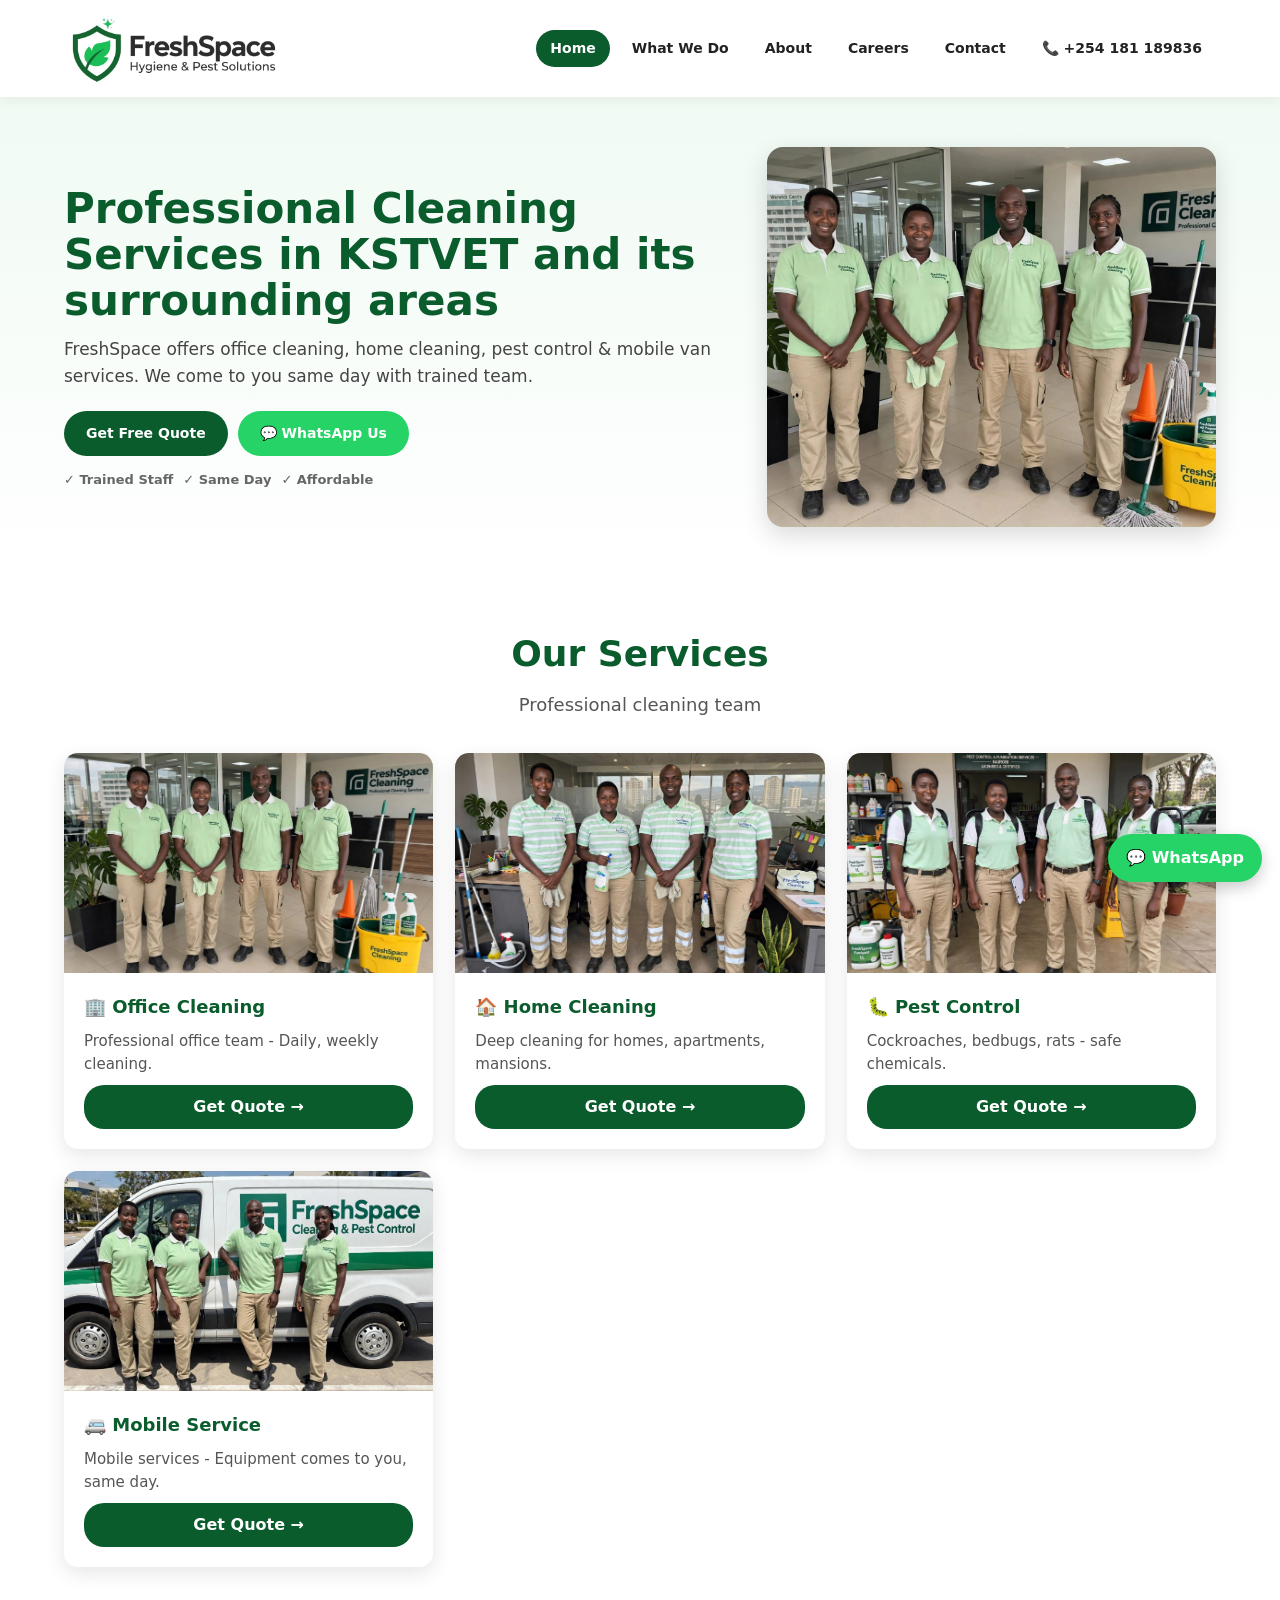
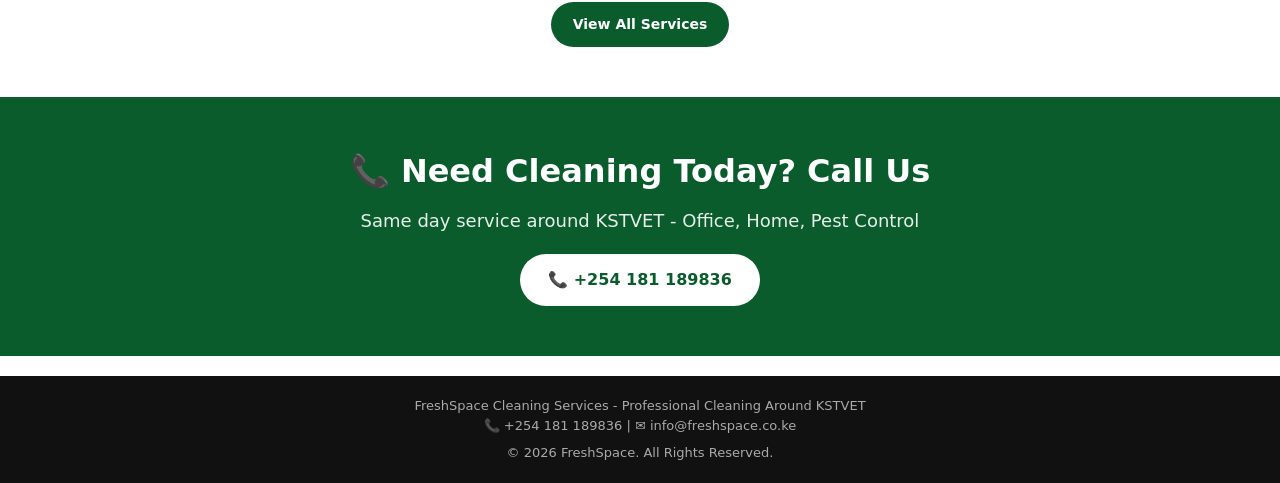
<file: index.html>
<!DOCTYPE html>
<html lang="en">
<head>
<meta charset="UTF-8">
<meta name="viewport" content="width=device-width, initial-scale=1.0">
<title>FreshSpace Cleaning Services - KSTVET</title>
<link rel="stylesheet" href="style.css">
</head>
<body>

<header>
<div class="logo-area"><a href="index.html"><img src="images/logo.jpeg" alt="FreshSpace"></a></div>
<input type="checkbox" id="menu-toggle" class="menu-toggle">
<label for="menu-toggle" class="hamburger">☰</label>
<div class="nav-tabs">
<a href="index.html">Home</a>
<a href="services.html">What We Do</a>
<a href="about.html">About</a>
<a href="carriers.html">Careers</a>
<a href="contact.html">Contact</a>
<a href="tel:+254181189836" class="phone-btn">📞 +254 181 189836</a>
</div>
</header>

<section class="hero">
<div class="hero-left">
<h1>Professional <span style="color:#0a5c2d">Cleaning</span><br>Services in KSTVET and its surrounding areas</h1>
<p>FreshSpace offers office cleaning, home cleaning, pest control & mobile van services. We come to you same day with trained team.</p>
<div class="hero-btns">
<a href="contact.html" class="btn btn-green">Get Free Quote</a>
<a href="https://wa.me/254181189836" class="btn btn-wa">💬 WhatsApp Us</a>
</div>
<div class="hero-badges">
<span>✓ Trained Staff</span><span>✓ Same Day</span><span>✓ Affordable</span>
</div>
</div>
<div class="hero-right">
<img src="images/office-cleaning-team.jpeg" alt="Cleaning Team" style="width:100%;height:380px;object-fit:cover;border-radius:16px;display:block">
</div>
</section>

<section style="padding:50px 5%;background:#fff;width:100%">
<h2 style="text-align:center;font-size:36px;color:#0a5c2d">Our Services</h2>
<p style="text-align:center;color:#555;margin:10px 0 35px;font-size:18px">Professional cleaning team</p>
<div style="display:grid;grid-template-columns:repeat(auto-fit,minmax(280px,1fr));gap:22px;width:100%;max-width:1300px;margin:0 auto">

<div style="background:#fff;border-radius:14px;overflow:hidden;box-shadow:0 6px 20px rgba(0,0,0,0.1);display:flex;flex-direction:column">
<img src="images/office-cleaning-team.jpeg" alt="Office Cleaning" style="width:100%;height:220px;object-fit:cover;display:block">
<div style="padding:20px;flex:1;display:flex;flex-direction:column">
<h3 style="color:#0a5c2d;font-size:18px">🏢 Office Cleaning</h3>
<p style="color:#555;font-size:15px;margin:10px 0;flex:1;line-height:1.5">Professional office team - Daily, weekly cleaning.</p>
<a href="contact.html" style="color:#fff;background:#0a5c2d;padding:10px 16px;border-radius:20px;font-weight:700;text-decoration:none;margin-top:auto;text-align:center;display:block">Get Quote →</a>
</div>
</div>

<div style="background:#fff;border-radius:14px;overflow:hidden;box-shadow:0 6px 20px rgba(0,0,0,0.1);display:flex;flex-direction:column">
<img src="images/home-cleaning-team.jpeg" alt="Home Cleaning" style="width:100%;height:220px;object-fit:cover;display:block">
<div style="padding:20px;flex:1;display:flex;flex-direction:column">
<h3 style="color:#0a5c2d;font-size:18px">🏠 Home Cleaning</h3>
<p style="color:#555;font-size:15px;margin:10px 0;flex:1;line-height:1.5">Deep cleaning for homes, apartments, mansions.</p>
<a href="contact.html" style="color:#fff;background:#0a5c2d;padding:10px 16px;border-radius:20px;font-weight:700;text-decoration:none;margin-top:auto;text-align:center;display:block">Get Quote →</a>
</div>
</div>

<div style="background:#fff;border-radius:14px;overflow:hidden;box-shadow:0 6px 20px rgba(0,0,0,0.1);display:flex;flex-direction:column">
<img src="images/pest-control-team.jpeg" alt="Pest Control" style="width:100%;height:220px;object-fit:cover;display:block">
<div style="padding:20px;flex:1;display:flex;flex-direction:column">
<h3 style="color:#0a5c2d;font-size:18px">🐛 Pest Control</h3>
<p style="color:#555;font-size:15px;margin:10px 0;flex:1;line-height:1.5">Cockroaches, bedbugs, rats - safe chemicals.</p>
<a href="contact.html" style="color:#fff;background:#0a5c2d;padding:10px 16px;border-radius:20px;font-weight:700;text-decoration:none;margin-top:auto;text-align:center;display:block">Get Quote →</a>
</div>
</div>

<div style="background:#fff;border-radius:14px;overflow:hidden;box-shadow:0 6px 20px rgba(0,0,0,0.1);display:flex;flex-direction:column">
<img src="images/van-service-team.jpeg" alt="Van Service" style="width:100%;height:220px;object-fit:cover;display:block">
<div style="padding:20px;flex:1;display:flex;flex-direction:column">
<h3 style="color:#0a5c2d;font-size:18px">🚐 Mobile Service</h3>
<p style="color:#555;font-size:15px;margin:10px 0;flex:1;line-height:1.5">Mobile services - Equipment comes to you, same day.</p>
<a href="contact.html" style="color:#fff;background:#0a5c2d;padding:10px 16px;border-radius:20px;font-weight:700;text-decoration:none;margin-top:auto;text-align:center;display:block">Get Quote →</a>
</div>
</div>

</div>
<div style="text-align:center;margin-top:35px">
<a href="services.html" class="btn btn-green">View All Services</a>
</div>
</section>

<section style="background:#0a5c2d;color:#fff;padding:50px 5%;text-align:center">
<h2 style="font-size:32px">📞 Need Cleaning Today? Call Us</h2>
<p style="margin:12px 0 20px;font-size:18px;opacity:0.9">Same day service around KSTVET - Office, Home, Pest Control</p>
<a href="tel:+254181189836" class="btn btn-dark" style="background:#fff;color:#0a5c2d;padding:14px 28px;font-size:16px">📞 +254 181 189836</a>
</section>

<div class="footer">
<p>FreshSpace Cleaning Services - Professional Cleaning Around KSTVET</p>
<p>📞 +254 181 189836 | ✉️ info@freshspace.co.ke</p>
<p style="margin-top:8px">&copy; 2026 FreshSpace. All Rights Reserved.</p>
</div>

<a href="https://wa.me/254181189836" class="whatsapp-float">💬 WhatsApp</a>

<script>
document.addEventListener('DOMContentLoaded', () => {
  const links = document.querySelectorAll('.nav-tabs a:not(.phone-btn)');
  const page = window.location.pathname.split('/').pop() || 'index.html';
  links.forEach(link => {
    const href = link.getAttribute('href');
    link.classList.remove('active');
    if(href === page || (page === '' && href === 'index.html')){link.classList.add('active')}
  });
});
</script>

</body>
</html>
</file>
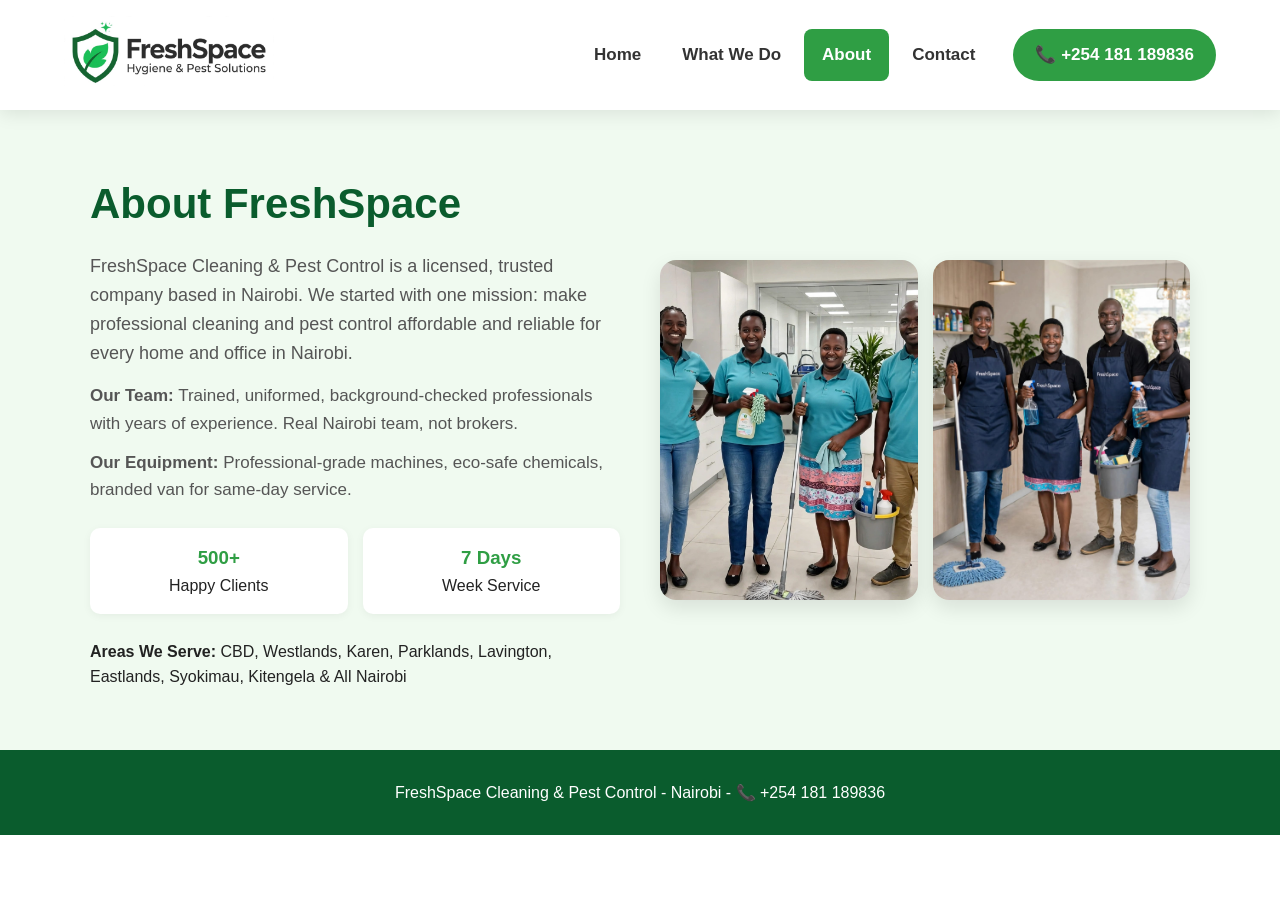
<file: about-us.html>
<!DOCTYPE html>
<html lang="en">
<head>
<meta charset="UTF-8">
<meta name="viewport" content="width=device-width, initial-scale=1.0">
<title>About Us - FreshSpace Cleaning & Pest Control Nairobi</title>
<style>
*{margin:0;padding:0;box-sizing:border-box}
body{font-family:'Segoe UI',Arial,sans-serif;line-height:1.6;color:#222;background:#fff}
header{background:#fff;padding:0 5%;display:flex;justify-content:space-between;align-items:center;box-shadow:0 3px 18px rgba(0,0,0,0.1);position:sticky;top:0;z-index:100;height:110px}
.nav-tabs{display:flex;align-items:center;gap:5px;flex-wrap:wrap}
.nav-tabs a{padding:12px 18px;text-decoration:none;color:#333;font-weight:700;font-size:17px;border-radius:8px}
.nav-tabs a.active{background:#2f9e44;color:#fff}
.phone-btn{background:#2f9e44;color:#fff!important;padding:12px 22px!important;border-radius:30px!important;margin-left:15px}
.team-img{width:100%;border-radius:16px;box-shadow:0 8px 20px rgba(0,0,0,0.1);height:340px;object-fit:cover}
.footer{background:#0a5c2d;color:#fff;text-align:center;padding:30px}
@media(max-width:900px){header{height:auto;padding:12px 5%;flex-wrap:wrap}.nav-tabs{width:100%;justify-content:center;margin-top:10px}.team-img{height:260px}}
</style>
</head>
<body>

<header>
<div class="logo-area"><img src="images/logo.jpeg" alt="FreshSpace" style="height:70px;object-fit:contain"></div>
<div class="nav-tabs">
<a href="index.html">Home</a>
<a href="services.html">What We Do</a>
<a href="about.html" class="active">About</a>
<a href="contact.html">Contact</a>
<a href="tel:+254181189836" class="phone-btn">📞 +254 181 189836</a>
</div>
</header>

<section style="padding:60px 5%;background:#f0faf0">
<div style="max-width:1100px;margin:0 auto;display:flex;flex-wrap:wrap;gap:40px;align-items:center">
<div style="flex:1;min-width:320px">
<h1 style="font-size:42px;color:#0a5c2d;margin-bottom:15px">About FreshSpace</h1>
<p style="color:#555;font-size:18px;margin-bottom:15px">FreshSpace Cleaning & Pest Control is a licensed, trusted company based in Nairobi. We started with one mission: make professional cleaning and pest control affordable and reliable for every home and office in Nairobi.</p>
<p style="color:#555;font-size:17px;margin-bottom:12px"><strong>Our Team:</strong> Trained, uniformed, background-checked professionals with years of experience. Real Nairobi team, not brokers.</p>
<p style="color:#555;font-size:17px;margin-bottom:12px"><strong>Our Equipment:</strong> Professional-grade machines, eco-safe chemicals, branded van for same-day service.</p>
<div style="display:grid;grid-template-columns:1fr 1fr;gap:15px;margin-top:25px">
<div style="background:#fff;padding:15px;border-radius:10px;text-align:center;box-shadow:0 2px 8px rgba(0,0,0,0.05)"><h3 style="color:#2f9e44">500+</h3><p>Happy Clients</p></div>
<div style="background:#fff;padding:15px;border-radius:10px;text-align:center;box-shadow:0 2px 8px rgba(0,0,0,0.05)"><h3 style="color:#2f9e44">7 Days</h3><p>Week Service</p></div>
</div>
<p style="margin-top:25px"><strong>Areas We Serve:</strong> CBD, Westlands, Karen, Parklands, Lavington, Eastlands, Syokimau, Kitengela & All Nairobi</p>
</div>
<div style="flex:1;min-width:320px;display:grid;grid-template-columns:1fr 1fr;gap:15px">
<img src="images/Team.jpg" class="team-img" alt="Team">
<img src="images/Team2.jpeg" class="team-img" alt="Team">
</div>
</div>
</section>

<div class="footer"><p>FreshSpace Cleaning & Pest Control - Nairobi - 📞 +254 181 189836</p></div>
</body>
</html>
</file>
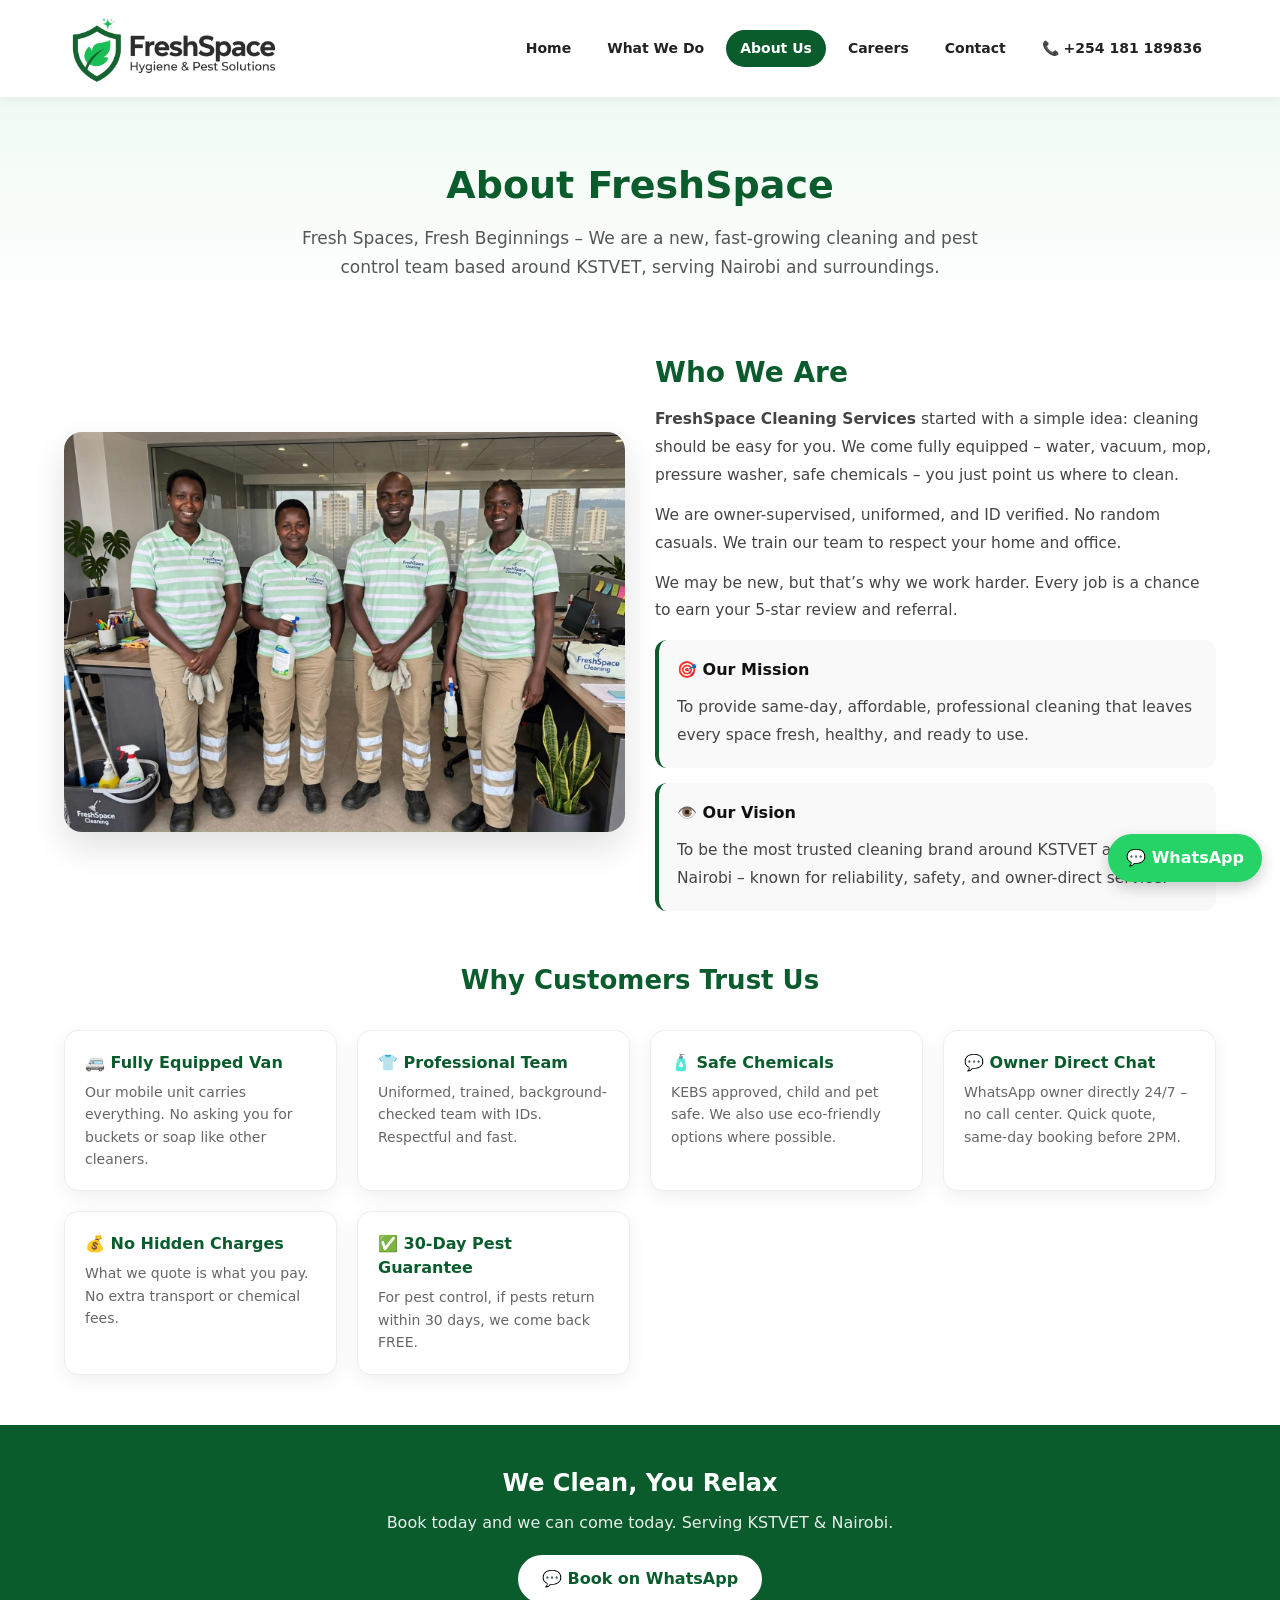
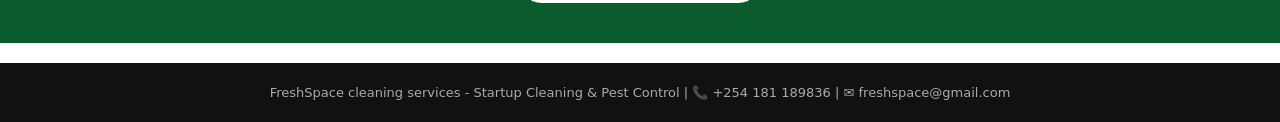
<file: about.html>
<!DOCTYPE html>
<html lang="en">
<head>
<meta charset="UTF-8">
<meta name="viewport" content="width=device-width, initial-scale=1.0">
<title>About Us - FreshSpace Cleaning Services</title>
<link rel="stylesheet" href="style.css">
<style>
.logo-area img{width:220px!important;height:auto!important;max-height:80px;object-fit:contain}
.hero-about{background:linear-gradient(180deg,#f0faf3 0%,#fff 100%);padding:60px 5% 30px;text-align:center}
.hero-about h1{font-size:38px;font-weight:900;color:#0a5c2d}
.hero-about p{color:#555;font-size:17px;margin-top:10px;max-width:700px;margin-left:auto;margin-right:auto;line-height:1.7}
.about-grid{display:grid;grid-template-columns:1fr 1fr;gap:30px;padding:40px 5%;align-items:center}
.about-grid img{width:100%;height:400px;object-fit:cover;border-radius:18px;box-shadow:0 15px 35px rgba(0,0,0,0.12)}
.about-text h2{color:#0a5c2d;font-size:28px;font-weight:900}
.about-text p{color:#444;font-size:15.5px;line-height:1.8;margin-top:12px}
.about-box{background:#f8f9f8;padding:18px;border-radius:12px;border-left:4px solid #0a5c2d;margin-top:15px}
.values{display:grid;grid-template-columns:repeat(auto-fit,minmax(240px,1fr));gap:20px;padding:20px 5% 50px}
.value-card{background:#fff;border:1px solid #eee;border-radius:14px;padding:20px;box-shadow:0 6px 20px rgba(0,0,0,0.06)}
.value-card h3{color:#0a5c2d;font-size:16px}
.value-card p{color:#666;font-size:14px;margin-top:6px;line-height:1.6}
@media(max-width:850px){.about-grid{grid-template-columns:1fr} .about-grid img{height:300px} .hero-about h1{font-size:28px}}
</style>
</head>
<body>

<header>
<div class="logo-area"><a href="index.html"><img src="images/logo.jpeg" alt="FreshSpace"></a></div>
<input type="checkbox" id="menu-toggle" class="menu-toggle">
<label for="menu-toggle" class="hamburger">☰</label>
<div class="nav-tabs">
<a href="index.html">Home</a>
<a href="services.html">What We Do</a>
<a href="about.html">About Us</a>
<a href="carriers.html">Careers</a>
<a href="contact.html">Contact</a>
<a href="tel:+254181189836" class="phone-btn">📞 +254 181 189836</a>
</div>
</header>

<div class="hero-about">
<h1>About FreshSpace</h1>
<p>Fresh Spaces, Fresh Beginnings – We are a new, fast-growing cleaning and pest control team based around KSTVET, serving Nairobi and surroundings.</p>
</div>

<div class="about-grid">
<img src="images/home-cleaning-team.jpeg" alt="About FreshSpace Team">
<div class="about-text">
<h2>Who We Are</h2>
<p><strong>FreshSpace Cleaning Services</strong> started with a simple idea: cleaning should be easy for you. We come fully equipped – water, vacuum, mop, pressure washer, safe chemicals – you just point us where to clean.</p>
<p>We are owner-supervised, uniformed, and ID verified. No random casuals. We train our team to respect your home and office.</p>
<p>We may be new, but that’s why we work harder. Every job is a chance to earn your 5-star review and referral.</p>

<div class="about-box">
<h4>🎯 Our Mission</h4>
<p>To provide same-day, affordable, professional cleaning that leaves every space fresh, healthy, and ready to use.</p>
</div>

<div class="about-box">
<h4>👁️ Our Vision</h4>
<p>To be the most trusted cleaning brand around KSTVET and across Nairobi – known for reliability, safety, and owner-direct service.</p>
</div>
</div>
</div>

<div style="padding:10px 5%"><h2 style="color:#0a5c2d;text-align:center;font-size:26px">Why Customers Trust Us</h2></div>

<div class="values">
<div class="value-card"><h3>🚐 Fully Equipped Van</h3><p>Our mobile unit carries everything. No asking you for buckets or soap like other cleaners.</p></div>
<div class="value-card"><h3>👕 Professional Team</h3><p>Uniformed, trained, background-checked team with IDs. Respectful and fast.</p></div>
<div class="value-card"><h3>🧴 Safe Chemicals</h3><p>KEBS approved, child and pet safe. We also use eco-friendly options where possible.</p></div>
<div class="value-card"><h3>💬 Owner Direct Chat</h3><p>WhatsApp owner directly 24/7 – no call center. Quick quote, same-day booking before 2PM.</p></div>
<div class="value-card"><h3>💰 No Hidden Charges</h3><p>What we quote is what you pay. No extra transport or chemical fees.</p></div>
<div class="value-card"><h3>✅ 30-Day Pest Guarantee</h3><p>For pest control, if pests return within 30 days, we come back FREE.</p></div>
</div>

<div style="background:#0a5c2d;color:#fff;padding:40px 5%;text-align:center">
<h2>We Clean, You Relax</h2>
<p style="margin:10px 0 20px;opacity:0.9">Book today and we can come today. Serving KSTVET & Nairobi.</p>
<a href="https://wa.me/254181189836" style="background:#fff;color:#0a5c2d;padding:12px 24px;border-radius:30px;font-weight:800;text-decoration:none;display:inline-block">💬 Book on WhatsApp</a>
</div>

<div class="footer"><p>FreshSpace cleaning services - Startup Cleaning & Pest Control | 📞 +254 181 189836 | ✉️ freshspace@gmail.com</p></div>
<a href="https://wa.me/254181189836" class="whatsapp-float">💬 WhatsApp</a>

<script>
document.addEventListener('DOMContentLoaded', () => {
  const links = document.querySelectorAll('.nav-tabs a:not(.phone-btn)');
  const page = window.location.pathname.split('/').pop() || 'index.html';
  links.forEach(link => {
    const href = link.getAttribute('href');
    link.classList.remove('active');
    if(href === page || (page === '' && href === 'index.html')){link.classList.add('active')}
  });
});
</script>

</body>
</html>
</file>
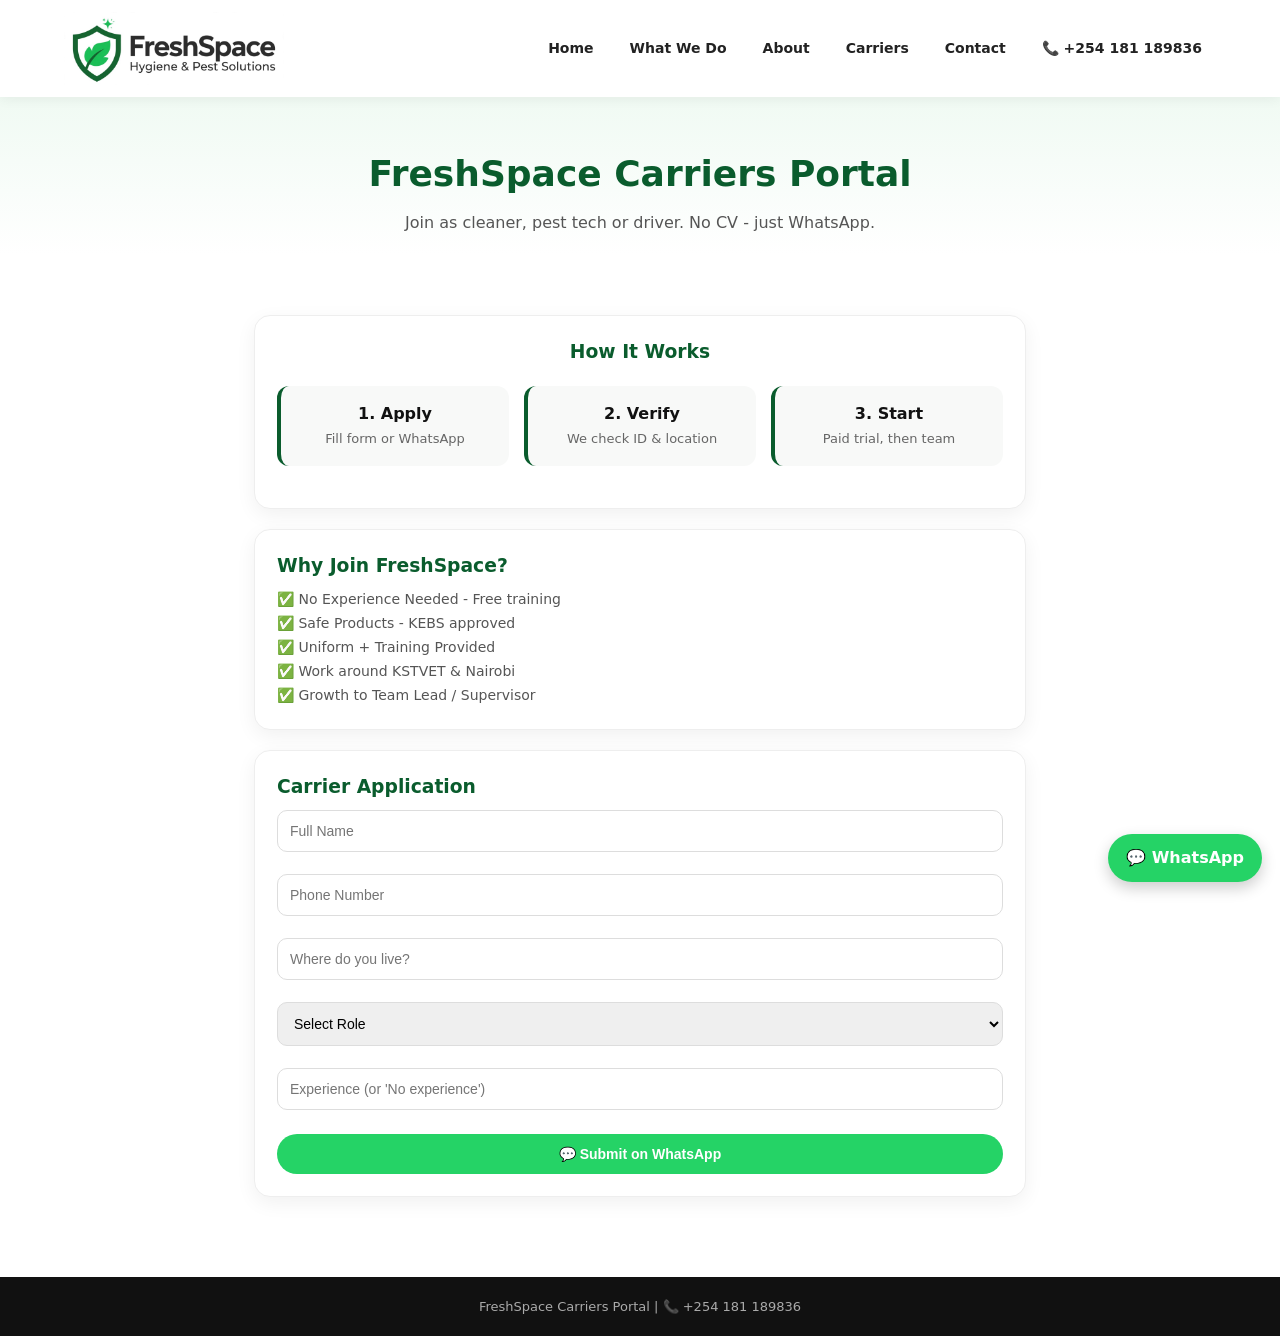
<file: careers.html>
<!DOCTYPE html>
<html lang="en">
<head>
<meta charset="UTF-8">
<meta name="viewport" content="width=device-width, initial-scale=1.0">
<title>Carriers Portal - FreshSpace</title>
<link rel="stylesheet" href="style.css">
<style>
.portal{max-width:900px;margin:0 auto;padding:40px 5%}
.hero-mini{text-align:center;padding:50px 5% 20px;background:linear-gradient(180deg,#f0faf3 0%,#fff 100%)}
.hero-mini h1{font-size:36px;font-weight:900;color:#0a5c2d}
.card{background:#fff;border:1px solid #eee;border-radius:16px;padding:22px;box-shadow:0 6px 20px rgba(0,0,0,0.06);margin:20px 0}
input,select{width:100%;padding:12px;border:1px solid #ddd;border-radius:10px;margin:8px 0 14px;font-size:14px}
.why{display:grid;grid-template-columns:repeat(auto-fit,minmax(220px,1fr));gap:15px;margin:20px 0}
.why div{background:#f8f9f8;padding:16px;border-radius:12px;border-left:4px solid #0a5c2d}
</style>
</head>
<body>

<header>
<div class="logo-area"><a href="index.html"><img src="images/logo.jpeg" alt="FreshSpace"></a></div>
<input type="checkbox" id="menu-toggle" class="menu-toggle">
<label for="menu-toggle" class="hamburger">☰</label>
<div class="nav-tabs">
<a href="index.html">Home</a>
<a href="services.html">What We Do</a>
<a href="about.html">About</a>
<a href="carriers.html">Carriers</a>
<a href="contact.html">Contact</a>
<a href="tel:+254181189836" class="phone-btn">📞 +254 181 189836</a>
</div>
</header>

<div class="hero-mini">
<h1>FreshSpace Carriers Portal</h1>
<p style="color:#555;margin-top:10px">Join as cleaner, pest tech or driver. No CV - just WhatsApp.</p>
</div>

<div class="portal">

<div class="card" style="text-align:center">
<h3 style="color:#0a5c2d">How It Works</h3>
<div class="why">
<div><strong>1. Apply</strong><br><span style="font-size:13px;color:#666">Fill form or WhatsApp</span></div>
<div><strong>2. Verify</strong><br><span style="font-size:13px;color:#666">We check ID & location</span></div>
<div><strong>3. Start</strong><br><span style="font-size:13px;color:#666">Paid trial, then team</span></div>
</div>
</div>

<div class="card">
<h3 style="color:#0a5c2d">Why Join FreshSpace?</h3>
<p style="font-size:14px;color:#555;margin-top:8px;line-height:1.7">
✅ No Experience Needed - Free training<br>
✅ Safe Products - KEBS approved<br>
✅ Uniform + Training Provided<br>
✅ Work around KSTVET & Nairobi<br>
✅ Growth to Team Lead / Supervisor
</p>
</div>

<div class="card">
<h3 style="color:#0a5c2d">Carrier Application</h3>
<input type="text" id="name" placeholder="Full Name">
<input type="text" id="phone" placeholder="Phone Number">
<input type="text" id="area" placeholder="Where do you live?">
<select id="role">
<option value="">Select Role</option>
<option>Cleaner</option>
<option>Pest Control</option>
<option>Driver</option>
<option>Any Role</option>
</select>
<input type="text" id="exp" placeholder="Experience (or 'No experience')">
<button onclick="apply()" class="btn btn-wa" style="width:100%;margin-top:10px;background:#25D366;color:#fff;padding:12px;border-radius:30px;border:none;font-weight:800">💬 Submit on WhatsApp</button>
</div>

</div>

<div class="footer"><p>FreshSpace Carriers Portal | 📞 +254 181 189836</p></div>
<a href="https://wa.me/254181189836" class="whatsapp-float">💬 WhatsApp</a>

<script>
function apply(){
var n=document.getElementById('name').value, p=document.getElementById('phone').value, a=document.getElementById('area').value, r=document.getElementById('role').value, e=document.getElementById('exp').value;
if(!n || !p){alert('Please enter name and phone');return}
var msg=`Hello FreshSpace Carrier Application%0AName: ${n}%0APhone: ${p}%0ALives: ${a}%0ARole: ${r}%0AExp: ${e}`;
window.open(`https://wa.me/254181189836?text=${msg}`,'_blank');
}
document.addEventListener('DOMContentLoaded', () => {
  const links = document.querySelectorAll('.nav-tabs a:not(.phone-btn)');
  const page = window.location.pathname.split('/').pop() || 'index.html';
  links.forEach(link => {
    if(link.getAttribute('href') === page){
      link.classList.add('active');
    }
  });
});
</script>
</body>
</html>
</file>
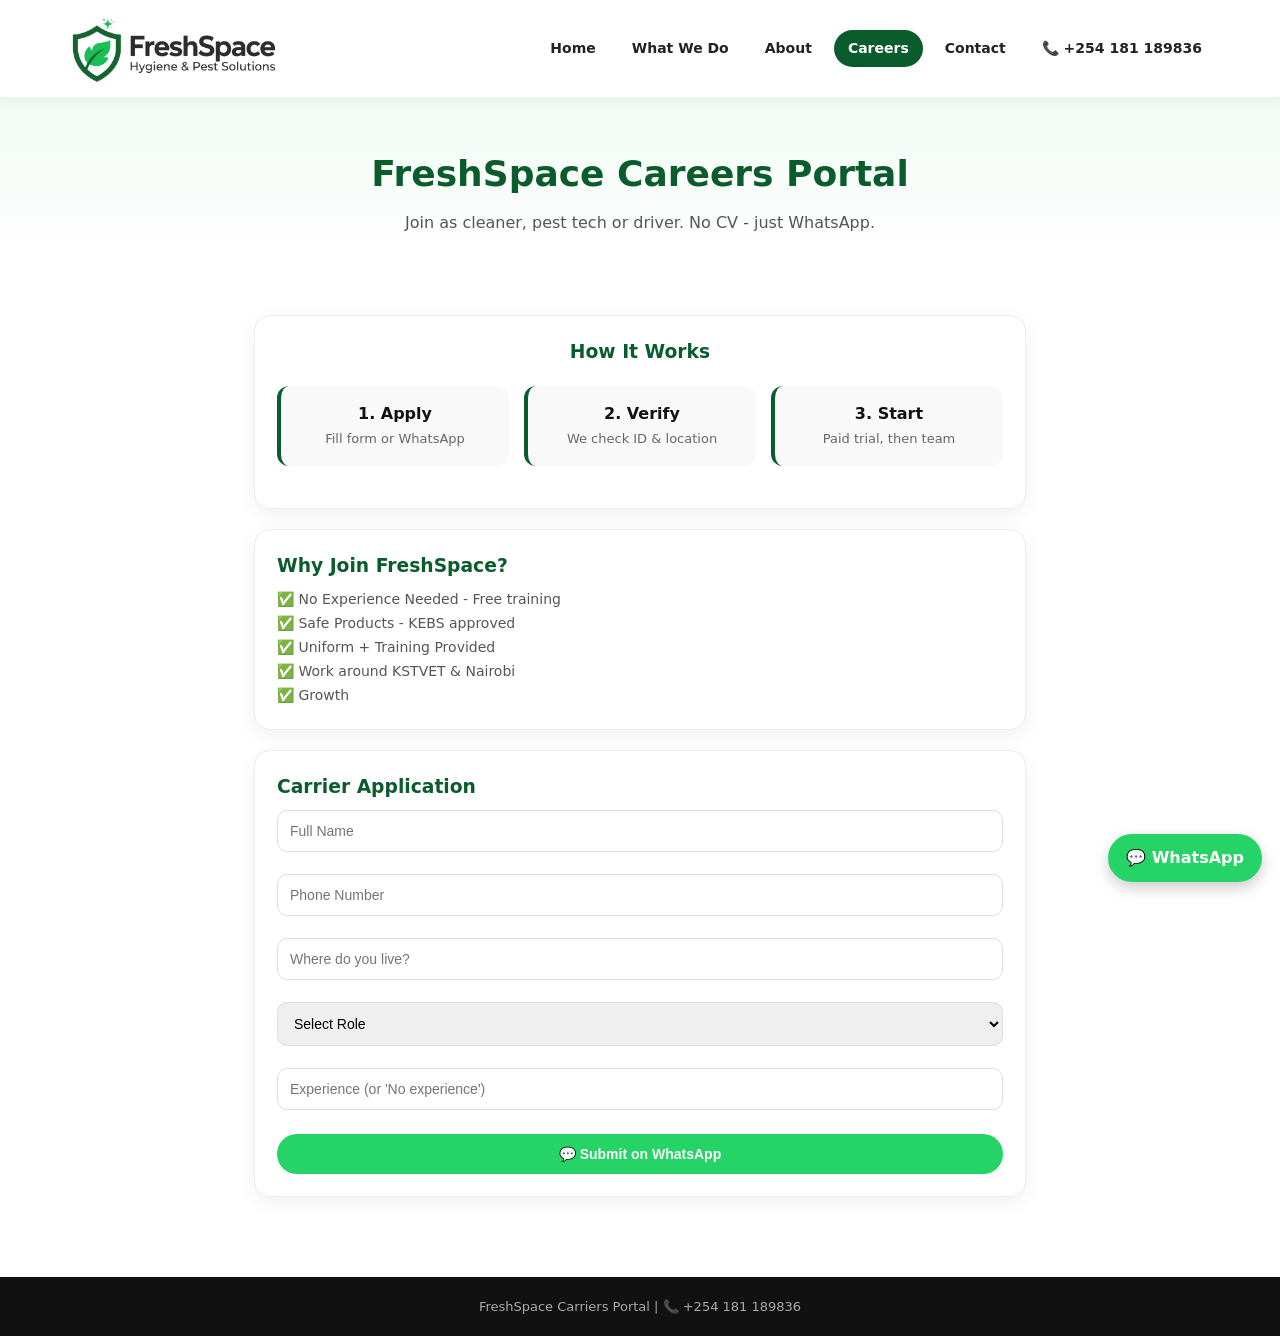
<file: carriers.html>
<!DOCTYPE html>
<html lang="en">
<head>
<meta charset="UTF-8">
<meta name="viewport" content="width=device-width, initial-scale=1.0">
<title>Carriers Portal - FreshSpace</title>
<link rel="stylesheet" href="style.css">
<style>
.portal{max-width:900px;margin:0 auto;padding:40px 5%}
.hero-mini{text-align:center;padding:50px 5% 20px;background:linear-gradient(180deg,#f0faf3 0%,#fff 100%)}
.hero-mini h1{font-size:36px;font-weight:900;color:#0a5c2d}
.card{background:#fff;border:1px solid #eee;border-radius:16px;padding:22px;box-shadow:0 6px 20px rgba(0,0,0,0.06);margin:20px 0}
input,select{width:100%;padding:12px;border:1px solid #ddd;border-radius:10px;margin:8px 0 14px;font-size:14px}
.why{display:grid;grid-template-columns:repeat(auto-fit,minmax(220px,1fr));gap:15px;margin:20px 0}
.why div{background:#f8f9f8;padding:16px;border-radius:12px;border-left:4px solid #0a5c2d}
</style>
</head>
<body>

<header>
<div class="logo-area"><a href="index.html"><img src="images/logo.jpeg" alt="FreshSpace"></a></div>
<input type="checkbox" id="menu-toggle" class="menu-toggle">
<label for="menu-toggle" class="hamburger">☰</label>
<div class="nav-tabs">
<a href="index.html">Home</a>
<a href="services.html">What We Do</a>
<a href="about.html">About</a>
<a href="carriers.html">Careers</a>
<a href="contact.html">Contact</a>
<a href="tel:+254181189836" class="phone-btn">📞 +254 181 189836</a>
</div>
</header>

<div class="hero-mini">
<h1>FreshSpace Careers Portal</h1>
<p style="color:#555;margin-top:10px">Join as cleaner, pest tech or driver. No CV - just WhatsApp.</p>
</div>

<div class="portal">

<div class="card" style="text-align:center">
<h3 style="color:#0a5c2d">How It Works</h3>
<div class="why">
<div><strong>1. Apply</strong><br><span style="font-size:13px;color:#666">Fill form or WhatsApp</span></div>
<div><strong>2. Verify</strong><br><span style="font-size:13px;color:#666">We check ID & location</span></div>
<div><strong>3. Start</strong><br><span style="font-size:13px;color:#666">Paid trial, then team</span></div>
</div>
</div>

<div class="card">
<h3 style="color:#0a5c2d">Why Join FreshSpace?</h3>
<p style="font-size:14px;color:#555;margin-top:8px;line-height:1.7">
✅ No Experience Needed - Free training<br>
✅ Safe Products - KEBS approved<br>
✅ Uniform + Training Provided<br>
✅ Work around KSTVET & Nairobi<br>
✅ Growth
</p>
</div>

<div class="card">
<h3 style="color:#0a5c2d">Carrier Application</h3>
<input type="text" id="name" placeholder="Full Name">
<input type="text" id="phone" placeholder="Phone Number">
<input type="text" id="area" placeholder="Where do you live?">
<select id="role">
<option value="">Select Role</option>
<option>Cleaner</option>
<option>Pest Control</option>
<option>Driver</option>
<option>Any Role</option>
</select>
<input type="text" id="exp" placeholder="Experience (or 'No experience')">
<button onclick="apply()" class="btn btn-wa" style="width:100%;margin-top:10px;background:#25D366;color:#fff;padding:12px;border-radius:30px;border:none;font-weight:800">💬 Submit on WhatsApp</button>
</div>

</div>

<div class="footer"><p>FreshSpace Carriers Portal | 📞 +254 181 189836</p></div>
<a href="https://wa.me/254181189836" class="whatsapp-float">💬 WhatsApp</a>

<script>
function apply(){
var n=document.getElementById('name').value, p=document.getElementById('phone').value, a=document.getElementById('area').value, r=document.getElementById('role').value, e=document.getElementById('exp').value;
if(!n || !p){alert('Please enter name and phone');return}
var msg=`Hello FreshSpace Carrier Application%0AName: ${n}%0APhone: ${p}%0ALives: ${a}%0ARole: ${r}%0AExp: ${e}`;
window.open(`https://wa.me/254181189836?text=${msg}`,'_blank');
}
document.addEventListener('DOMContentLoaded', () => {
  const links = document.querySelectorAll('.nav-tabs a:not(.phone-btn)');
  const page = window.location.pathname.split('/').pop() || 'index.html';
  links.forEach(link => {
    if(link.getAttribute('href') === page){
      link.classList.add('active');
    }
  });
});
</script>
</body>
</html>
</file>
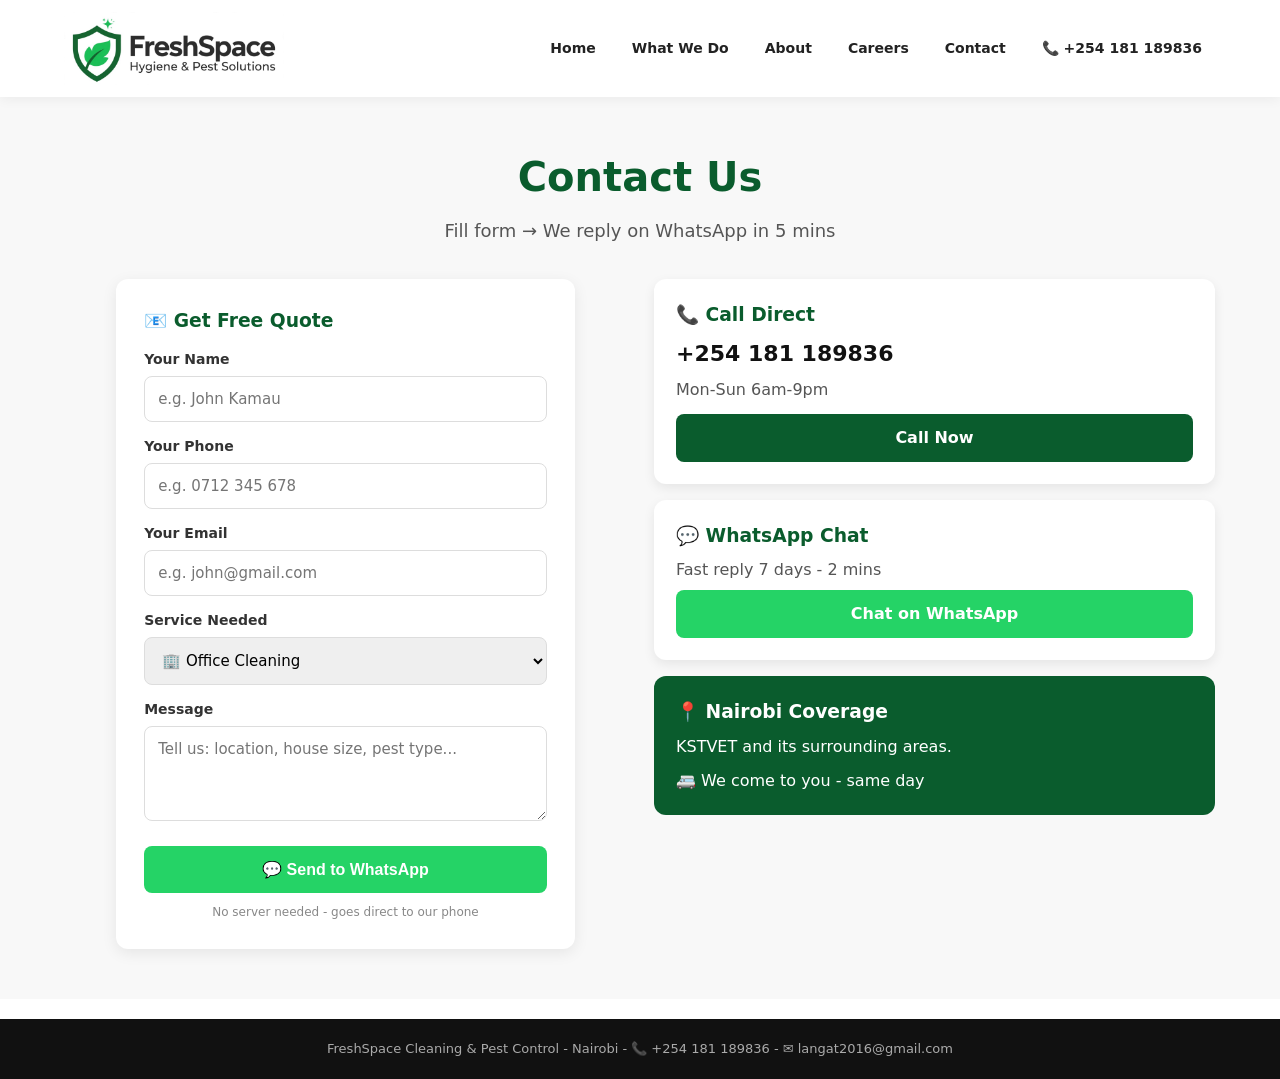
<file: contact.html>
<!DOCTYPE html>
<html lang="en">
<head>
<meta charset="UTF-8"><meta name="viewport" content="width=device-width, initial-scale=1.0">
<title>Contact - FreshSpace Cleaning service</title>
<link rel="stylesheet" href="style.css">
<style>
.form-box{background:#fff;padding:28px;border-radius:12px;box-shadow:0 4px 15px rgba(0,0,0,0.08);max-width:600px;margin:0 auto;text-align:left}
.form-box label{font-weight:700;font-size:14px;color:#333;margin-top:14px;display:block}
.form-box input, .form-box select, .form-box textarea{width:100%;padding:13px;border:1px solid #ddd;border-radius:8px;margin-top:6px;font-size:15px;font-family:inherit}
.form-box textarea{height:95px;resize:vertical}
.submit-btn{width:100%;background:#25D366;color:#fff;border:none;padding:14px;border-radius:8px;font-weight:800;font-size:16px;cursor:pointer;margin-top:18px}
.submit-btn:hover{background:#1fb354}
</style>
</head>
<body>
<header>
<div class="logo-area"><a href="index.html"><img src="images/logo.jpeg" alt="FreshSpace"></a></div>
<input type="checkbox" id="menu-toggle" class="menu-toggle">
<label for="menu-toggle" class="hamburger">☰</label>
<div class="nav-tabs">
<a href="index.html">Home</a>
<a href="services.html">What We Do</a>
<a href="about.html">About</a>
<a href="carriers.html">Careers</a>
<a href="contact.html">Contact</a>
<a href="tel:+254181189836" class="phone-btn">📞 +254 181 189836</a>
</div>
</header>

<section style="padding:50px 5%;background:#f8f8f8">
<div style="max-width:1150px;margin:0 auto">
<h1 style="font-size:40px;color:#0a5c2d;text-align:center">Contact Us</h1>
<p style="text-align:center;color:#555;font-size:18px;margin:10px 0 35px">Fill form → We reply on WhatsApp in 5 mins</p>

<div style="display:grid;grid-template-columns:1fr 1fr;gap:28px;align-items:start">

<form class="form-box" onsubmit="sendToWhatsApp(event)">
<h3 style="color:#0a5c2d;margin-bottom:10px">📧 Get Free Quote</h3>

<label>Your Name</label>
<input type="text" id="wName" required placeholder="e.g. John Kamau">

<label>Your Phone</label>
<input type="tel" id="wPhone" required placeholder="e.g. 0712 345 678">

<label>Your Email</label>
<input type="email" id="wEmail" required placeholder="e.g. john@gmail.com">

<label>Service Needed</label>
<select id="wService">
<option value="Office Cleaning">🏢 Office Cleaning</option>
<option value="Home Cleaning">🏠 Home Cleaning</option>
<option value="Pest Control">🐛 Pest Control</option>
<option value="Deep Cleaning">✨ Deep Cleaning</option>
<option value="Move In/Out">📦 Relocation Cleaning</option>
<option value="Van Service">🚐 Mobile Service</option>
</select>

<label>Message</label>
<textarea id="wMessage" required placeholder="Tell us: location, house size, pest type..."></textarea>

<button type="submit" class="submit-btn">💬 Send to WhatsApp</button>
<p style="font-size:12px;color:#888;margin-top:10px;text-align:center">No server needed - goes direct to our phone</p>
</form>

<div>
<div style="background:#fff;padding:22px;border-radius:12px;box-shadow:0 4px 12px rgba(0,0,0,0.08);margin-bottom:16px">
<h3 style="color:#0a5c2d">📞 Call Direct</h3>
<p style="font-size:22px;font-weight:800;margin:8px 0">+254 181 189836</p>
<p style="color:#555">Mon-Sun 6am-9pm</p>
<a href="tel:+254181189836" style="display:block;text-align:center;margin-top:12px;background:#0a5c2d;color:#fff;padding:12px;border-radius:8px;text-decoration:none;font-weight:800">Call Now</a>
</div>
<div style="background:#fff;padding:22px;border-radius:12px;box-shadow:0 4px 12px rgba(0,0,0,0.08);margin-bottom:16px">
<h3 style="color:#0a5c2d">💬 WhatsApp Chat</h3>
<p style="color:#555;margin:8px 0">Fast reply 7 days - 2 mins</p>
<a href="https://wa.me/254181189836" style="display:block;text-align:center;background:#25D366;color:#fff;padding:12px;border-radius:8px;text-decoration:none;font-weight:800">Chat on WhatsApp</a>
</div>
<div style="background:#0a5c2d;color:#fff;padding:22px;border-radius:12px">
<h3>📍 Nairobi Coverage</h3>
<p style="margin-top:8px">KSTVET and its surrounding areas.</p>
<p style="margin-top:10px">🚐 We come to you - same day</p>
</div>
</div>
</div>
</div>
</section>

<div class="footer"><p>FreshSpace Cleaning & Pest Control - Nairobi - 📞 +254 181 189836 - ✉️ langat2016@gmail.com</p></div>

<script>
function sendToWhatsApp(e){
e.preventDefault();
var name=document.getElementById('wName').value;
var phone=document.getElementById('wPhone').value;
var email=document.getElementById('wEmail').value;
var service=document.getElementById('wService').value;
var msg=document.getElementById('wMessage').value;
var text=`*NEW QUOTE - FreshSpace*%0A%0A*Name:* ${name}%0A*Phone:* ${phone}%0A*Email:* ${email}%0A*Service:* ${service}%0A*Message:* ${msg}`;
window.open(`https://wa.me/254181189836?text=${text}`,'_blank');
}
</script>
</body>
</html>
</file>
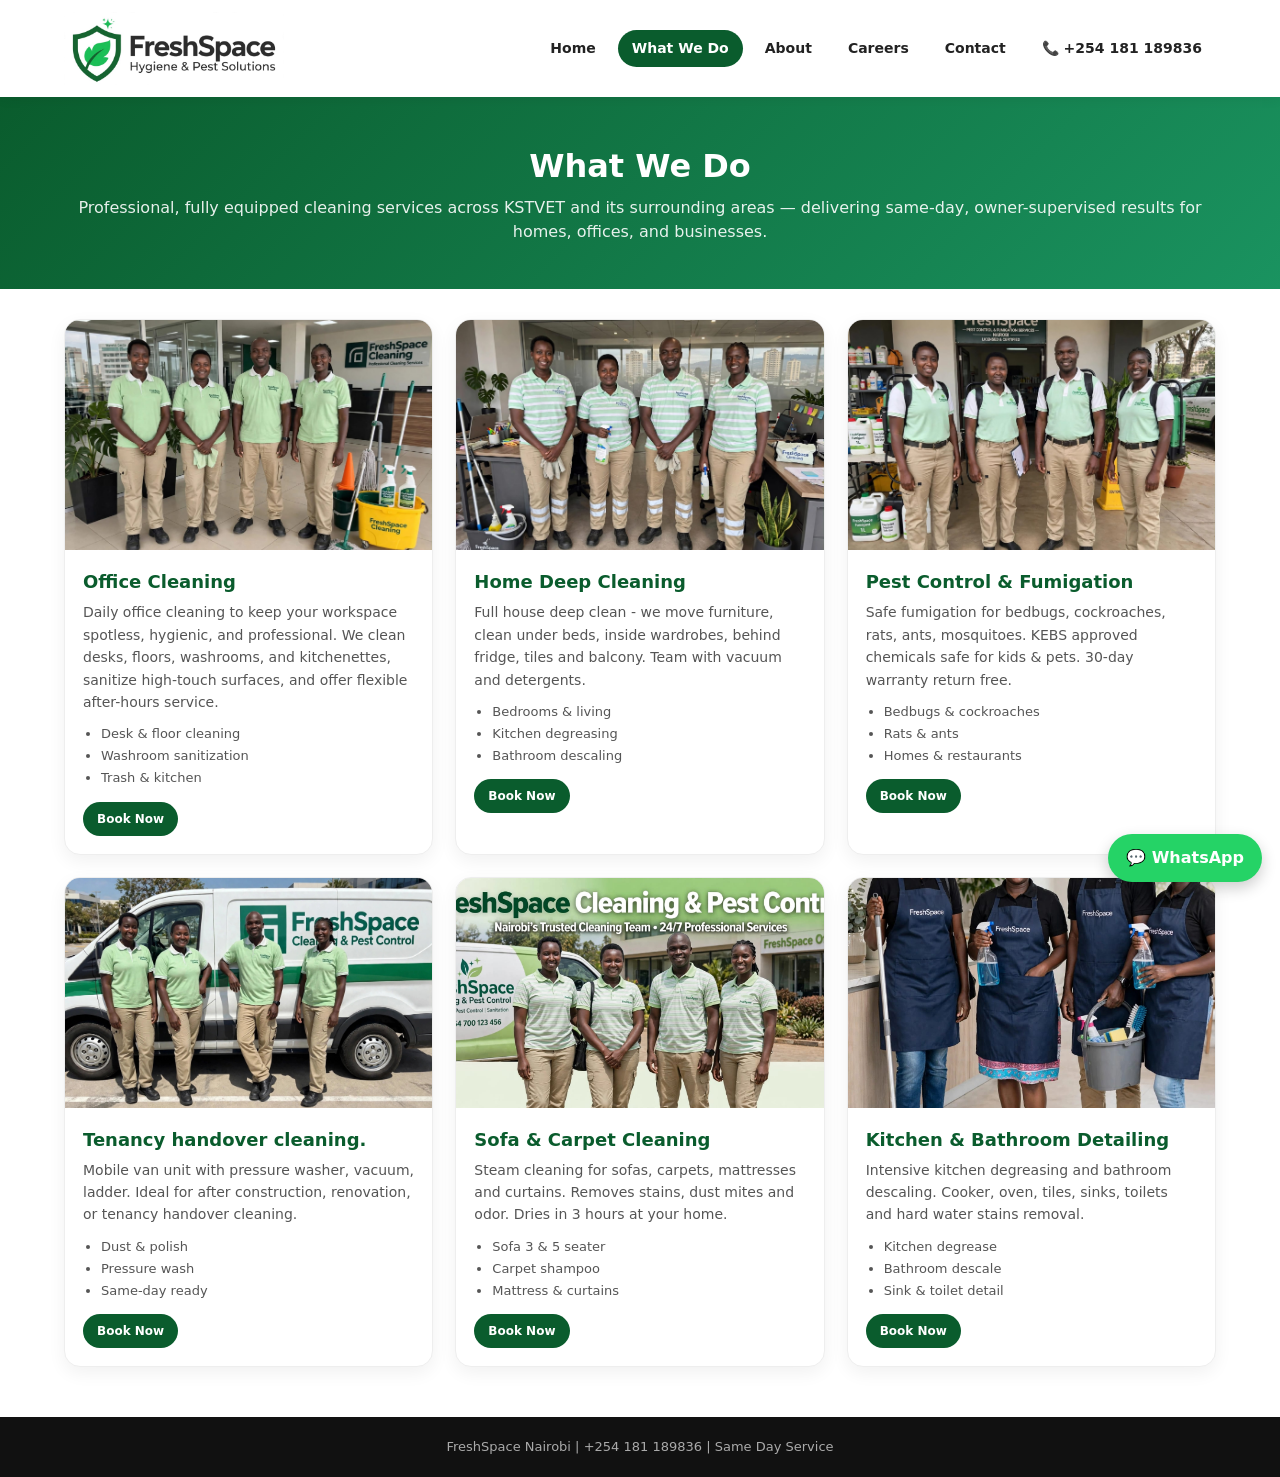
<file: services.html>
<!DOCTYPE html>
<html lang="en">
<head>
<meta charset="UTF-8">
<meta name="viewport" content="width=device-width, initial-scale=1.0">
<title>What We Do - FreshSpace cleanig service</title>
<link rel="stylesheet" href="style.css">
<style>
.logo-area img{width:220px!important;height:auto!important;max-height:80px;object-fit:contain}
.hero-small{background:linear-gradient(135deg,#0a5c2d 0%,#1a9360 100%);color:#fff;padding:45px 5%;text-align:center}
.hero-small h1{font-size:32px;font-weight:900}
.hero-small p{opacity:.9;margin-top:6px}
.services-grid{display:grid;grid-template-columns:repeat(auto-fit,minmax(300px,1fr));gap:22px;padding:30px 5%}
.card{background:#fff;border-radius:16px;overflow:hidden;border:1px solid #eee;box-shadow:0 6px 18px rgba(0,0,0,.06)}
.card img{width:100%;height:230px;object-fit:cover;display:block}
.card .content{padding:18px}
.card h3{color:#0a5c2d;font-size:18px;font-weight:800;margin-bottom:6px}
.card p{color:#555;font-size:14px;line-height:1.6;margin-bottom:10px}
.card ul{margin:0;padding-left:18px;color:#555;font-size:13px;line-height:1.7}
.book{margin-top:12px;display:inline-block;background:#0a5c2d;color:#fff;padding:8px 14px;border-radius:20px;text-decoration:none;font-weight:700;font-size:12px}
</style>
</head>
<body>
<header>
<div class="logo-area"><a href="index.html"><img src="images/logo.jpeg" alt="FreshSpace"></a></div>
<input type="checkbox" id="menu-toggle" class="menu-toggle">
<label for="menu-toggle" class="hamburger">☰</label>
<div class="nav-tabs">
<a href="index.html">Home</a>
<a href="services.html">What We Do</a>
<a href="about.html">About</a>
<a href="carriers.html">Careers</a>
<a href="contact.html">Contact</a>
<a href="tel:+254181189836" class="phone-btn">📞 +254 181 189836</a>
</div>
</header>
<div class="hero-small">
<h1>What We Do</h1>
<p>Professional, fully equipped cleaning services across KSTVET and its surrounding areas — delivering same-day, owner-supervised results for homes, offices, and businesses.</p>
</div>
<div class="services-grid">
<div class="card">
<img src="images/office-cleaning-team.jpeg" alt="Office Cleaning">
<div class="content">
<h3>Office Cleaning</h3>
<p>Daily office cleaning to keep your workspace spotless, hygienic, and professional. We clean desks, floors, washrooms, and kitchenettes, sanitize high-touch surfaces, and offer flexible after-hours service.</p>
<ul><li>Desk & floor cleaning</li><li>Washroom sanitization</li><li>Trash & kitchen</li></ul>
<a href="https://wa.me/254181189836" class="book">Book Now</a>
</div>
</div>
<div class="card">
<img src="images/home-cleaning-team.jpeg" alt="Home Cleaning">
<div class="content">
<h3>Home Deep Cleaning</h3>
<p>Full house deep clean - we move furniture, clean under beds, inside wardrobes, behind fridge, tiles and balcony. Team with vacuum and detergents.</p>
<ul><li>Bedrooms & living</li><li>Kitchen degreasing</li><li>Bathroom descaling</li></ul>
<a href="https://wa.me/254181189836" class="book">Book Now</a>
</div>
</div>
<div class="card">
<img src="images/pest-control-team.jpeg" alt="Pest Control">
<div class="content">
<h3>Pest Control & Fumigation</h3>
<p>Safe fumigation for bedbugs, cockroaches, rats, ants, mosquitoes. KEBS approved chemicals safe for kids & pets. 30-day warranty return free.</p>
<ul><li>Bedbugs & cockroaches</li><li>Rats & ants</li><li>Homes & restaurants</li></ul>
<a href="https://wa.me/254181189836" class="book">Book Now</a>
</div>
</div>
<div class="card">
<img src="images/van-service-team.jpeg" alt="Move Cleaning">
<div class="content">
<h3>Tenancy handover cleaning.</h3>
<p>Mobile van unit with pressure washer, vacuum, ladder. Ideal for after construction, renovation, or tenancy handover cleaning.</p>
<ul><li>Dust & polish</li><li>Pressure wash</li><li>Same-day ready</li></ul>
<a href="https://wa.me/254181189836" class="book">Book Now</a>
</div>
</div>
<div class="card">
<img src="images/sofa-cleaning.jpeg" alt="Sofa Cleaning">
<div class="content">
<h3>Sofa & Carpet Cleaning</h3>
<p>Steam cleaning for sofas, carpets, mattresses and curtains. Removes stains, dust mites and odor. Dries in 3 hours at your home.</p>
<ul><li>Sofa 3 & 5 seater</li><li>Carpet shampoo</li><li>Mattress & curtains</li></ul>
<a href="https://wa.me/254181189836?text=Sofa%20Cleaning" class="book">Book Now</a>
</div>
</div>
<div class="card">
<img src="images/kitchen-cleaning.jpeg" alt="Kitchen Cleaning">
<div class="content">
<h3>Kitchen & Bathroom Detailing</h3>
<p>Intensive kitchen degreasing and bathroom descaling. Cooker, oven, tiles, sinks, toilets and hard water stains removal.</p>
<ul><li>Kitchen degrease</li><li>Bathroom descale</li><li>Sink & toilet detail</li></ul>
<a href="https://wa.me/254181189836?text=Kitchen%20Cleaning" class="book">Book Now</a>
</div>
</div>
</div>
<div class="footer"><p>FreshSpace Nairobi | +254 181 189836 | Same Day Service</p></div>
<a href="https://wa.me/254181189836" class="whatsapp-float">💬 WhatsApp</a>
  <script>
document.addEventListener('DOMContentLoaded', () => {
  const links = document.querySelectorAll('.nav-tabs a:not(.phone-btn)');
  const page = window.location.pathname.split('/').pop() || 'index.html';
  
  links.forEach(link => {
    const href = link.getAttribute('href');
    link.classList.remove('active');
    // exact match
    if(href === page || (page === '' && href === 'index.html')){
      link.classList.add('active');
    }
  });

  links.forEach(link => {
    link.addEventListener('click', function(){
      links.forEach(l => l.classList.remove('active'));
      this.classList.add('active');
      const toggle = document.getElementById('menu-toggle');
      if(toggle) toggle.checked = false;
    });
  });
});
</script>
</body>
</html>
</file>
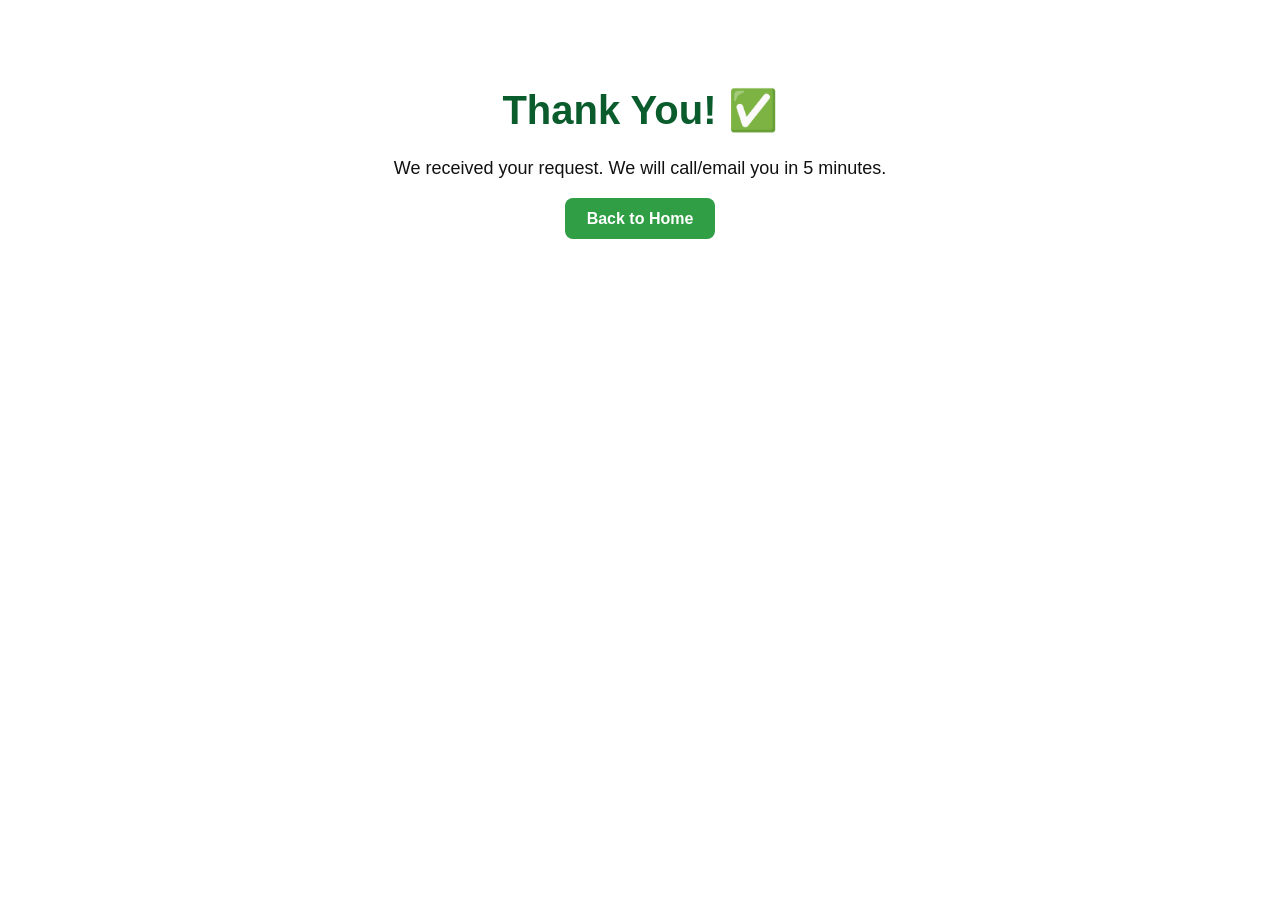
<file: thankyou.html>
<!DOCTYPE html><html><head><meta name="viewport" content="width=device-width, initial-scale=1.0"><title>Thank You</title><link rel="stylesheet" href="style.css"></head><body style="text-align:center;padding:80px 5%;font-family:Arial"><h1 style="color:#0a5c2d;font-size:40px">Thank You! ✅</h1><p style="font-size:18px;margin:15px 0">We received your request. We will call/email you in 5 minutes.</p><p style="margin-top:25px"><a href="index.html" style="background:#2f9e44;color:#fff;padding:12px 22px;border-radius:8px;text-decoration:none;font-weight:700">Back to Home</a></p></body></html>
</file>
<file: style.css>
* {margin:0;padding:0;box-sizing:border-box}
html,body{width:100%;overflow-x:hidden}
body{font-family:system-ui,-apple-system,Segoe UI,Roboto,sans-serif;background:#fff;color:#111;line-height:1.5}

.logo-area img{width:220px!important;height:auto!important;max-height:80px;object-fit:contain;display:block}

header{width:100%;display:flex;justify-content:space-between;align-items:center;padding:12px 5%;background:#fff;position:sticky;top:0;z-index:1000;box-shadow:0 2px 12px rgba(0,0,0,0.06)}
.menu-toggle{display:none}
.hamburger{display:none;font-size:26px;cursor:pointer;padding:6px 10px;border:1px solid #ddd;border-radius:8px}

.nav-tabs{display:flex;align-items:center;gap:8px}
.nav-tabs a{text-decoration:none;color:#222;font-weight:700;font-size:14px;padding:8px 14px;border-radius:20px;transition:0.2s}
.nav-tabs a.active{background:#0a5c2d!important;color:#fff!important}

.hero{padding:50px 5%;display:grid;grid-template-columns:1.2fr 0.8fr;gap:30px;align-items:center;background:linear-gradient(180deg,#f0faf3 0%,#fff 100%)}
.hero h1{font-size:42px;font-weight:900;color:#0a5c2d;line-height:1.1}
.hero h1 span{color:#111}
.hero p{color:#444;font-size:17px;margin-top:12px;line-height:1.6}
.hero-btns{margin-top:20px;display:flex;gap:10px;flex-wrap:wrap}
.hero-badges{margin-top:14px;display:flex;gap:10px;flex-wrap:wrap;font-size:13px;color:#666;font-weight:700}

.hero-right img{width:100%;height:380px;object-fit:cover;border-radius:16px;box-shadow:0 8px 25px rgba(0,0,0,0.15);display:block}

.btn{display:inline-block;padding:12px 22px;border-radius:30px;font-weight:800;font-size:14px;text-decoration:none;text-align:center}
.btn-green{background:#0a5c2d;color:#fff}
.btn-wa{background:#25D366;color:#fff}
.btn-dark{background:#111;color:#fff}

.footer{background:#111;color:#aaa;text-align:center;padding:20px 5%;font-size:13px;margin-top:20px}
.whatsapp-float{position:fixed;bottom:18px;right:18px;background:#25D366;color:#fff;padding:12px 18px;border-radius:30px;font-weight:800;text-decoration:none;z-index:999;box-shadow:0 6px 15px rgba(0,0,0,0.2)}

@media(max-width:900px){
.hamburger{display:block}
.nav-tabs{position:fixed;top:74px;left:0;right:0;background:#fff;flex-direction:column;align-items:flex-start;padding:20px 5%;gap:6px;box-shadow:0 10px 20px rgba(0,0,0,0.1);transform:translateY(-150%);opacity:0;pointer-events:none;transition:0.3s}
#menu-toggle:checked ~ .nav-tabs{transform:translateY(0);opacity:1;pointer-events:auto}
.hero{grid-template-columns:1fr;text-align:center}
.hero-right{order:-1}
.hero-right img{height:auto;max-height:350px}
.hero h1{font-size:32px}
.hero-btns{justify-content:center}
.hero-badges{justify-content:center}
}
</file>
